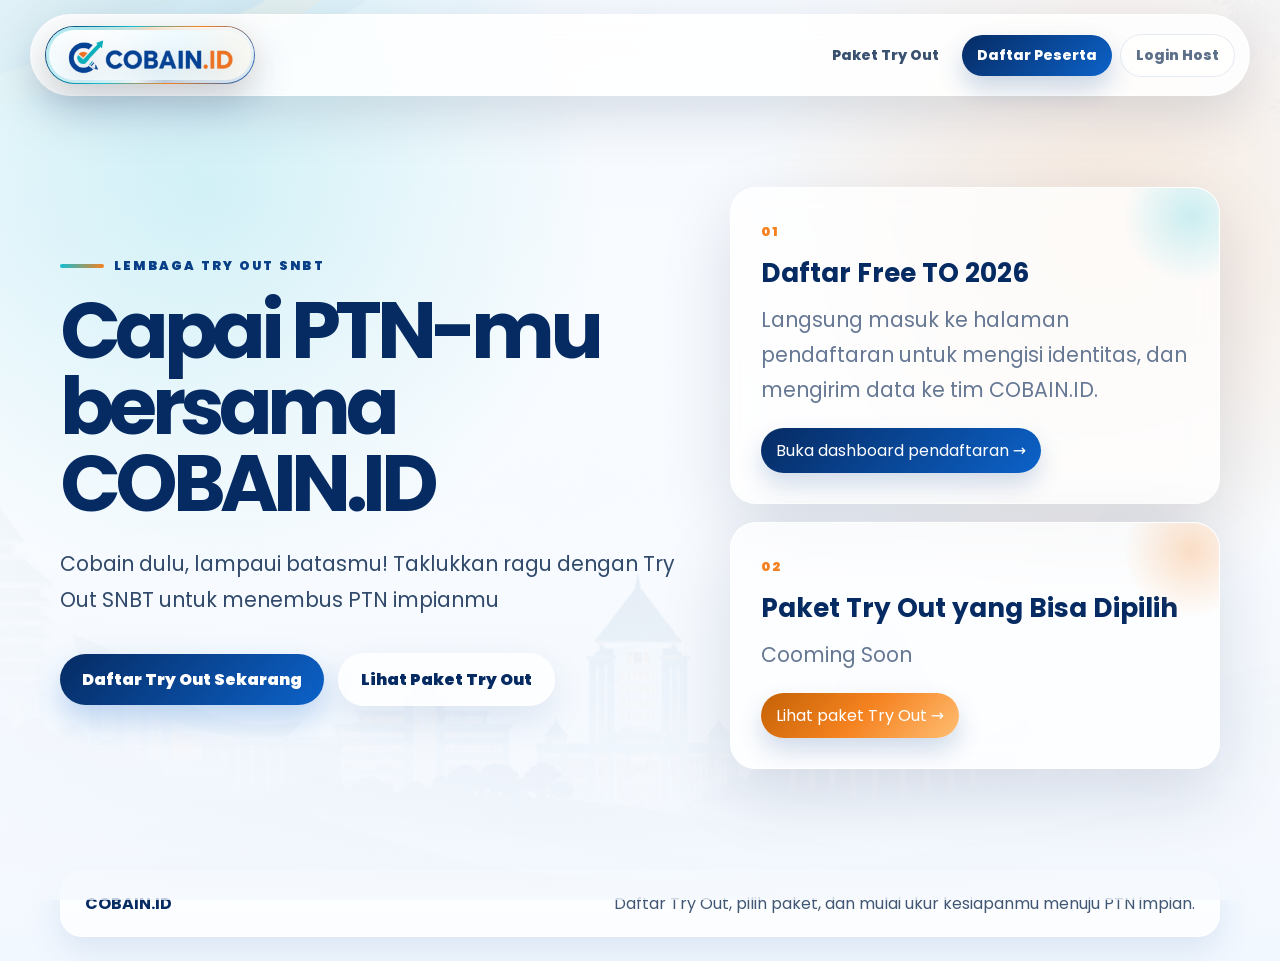
<file: index.html>
<!DOCTYPE html>
<html lang="id">
<head>
  <meta charset="UTF-8" />
  <meta name="viewport" content="width=device-width, initial-scale=1.0" />
  <meta name="description" content="COBAIN.ID - Portal Try Out SNBT untuk peserta dan host." />
  <title>COBAIN.ID | Portal Try Out SNBT</title>
  <link rel="stylesheet" href="style.css" />
</head>
<body data-page="home">
  <header class="site-header">
    <a class="brand brand-gradient" href="index.html" aria-label="COBAIN.ID">
      <img src="assets/cobain-logo.png" alt="Logo COBAIN.ID" />
    </a>
    <button class="nav-toggle" id="navToggle" aria-label="Buka menu navigasi" aria-expanded="false">
      <span></span><span></span><span></span>
    </button>
    <nav class="main-nav" id="mainNav" aria-label="Navigasi utama">
      <a href="peserta.html#paket">Paket Try Out</a>
      <a href="peserta.html#daftar" class="nav-chip-dark">Daftar Peserta</a>
      <a href="host.html" class="admin-link">Login Host</a>
    </nav>
  </header>

  <main>
    <section class="hero split-hero">
      <div class="hero-bg" aria-hidden="true"></div>
      <div class="container hero-grid">
        <div class="hero-copy reveal visible">
          <span class="eyebrow">Lembaga Try Out SNBT</span>
          <h1> Capai PTN-mu bersama COBAIN.ID</h1>
          <p>
            Cobain dulu, lampaui batasmu! Taklukkan ragu dengan Try Out SNBT untuk menembus PTN impianmu
          </p>
          <div class="hero-actions">
            <a class="btn btn-primary" href="peserta.html#daftar">Daftar Try Out Sekarang</a>
            <a class="btn btn-glass" href="peserta.html#paket">Lihat Paket Try Out</a>
          </div>
        </div>
        <div class="portal-panel reveal visible" aria-label="Pilihan portal">
          <article class="portal-card participant">
            <span>01</span>
            <h2>Daftar Free TO 2026</h2>
            <p>Langsung masuk ke halaman pendaftaran untuk mengisi identitas, dan mengirim data ke tim COBAIN.ID.</p>
            <a href="peserta.html#daftar">Buka dashboard pendaftaran →</a>
          </article>
          <article class="portal-card host">
            <span>02</span>
            <h2>Paket Try Out yang Bisa Dipilih</h2>
            <p>Cooming Soon</p>
            <a href="peserta.html#paket">Lihat paket Try Out →</a>
          </article>
        </div>
      </div>
    </section>
  </main>

  <footer class="site-footer compact-footer">
    <strong>COBAIN.ID</strong>
    <span>Daftar Try Out, pilih paket, dan mulai ukur kesiapanmu menuju PTN impian.</span>
  </footer>

  <script src="config.js"></script>
  <script src="script.js"></script>
</body>
</html>
</file>
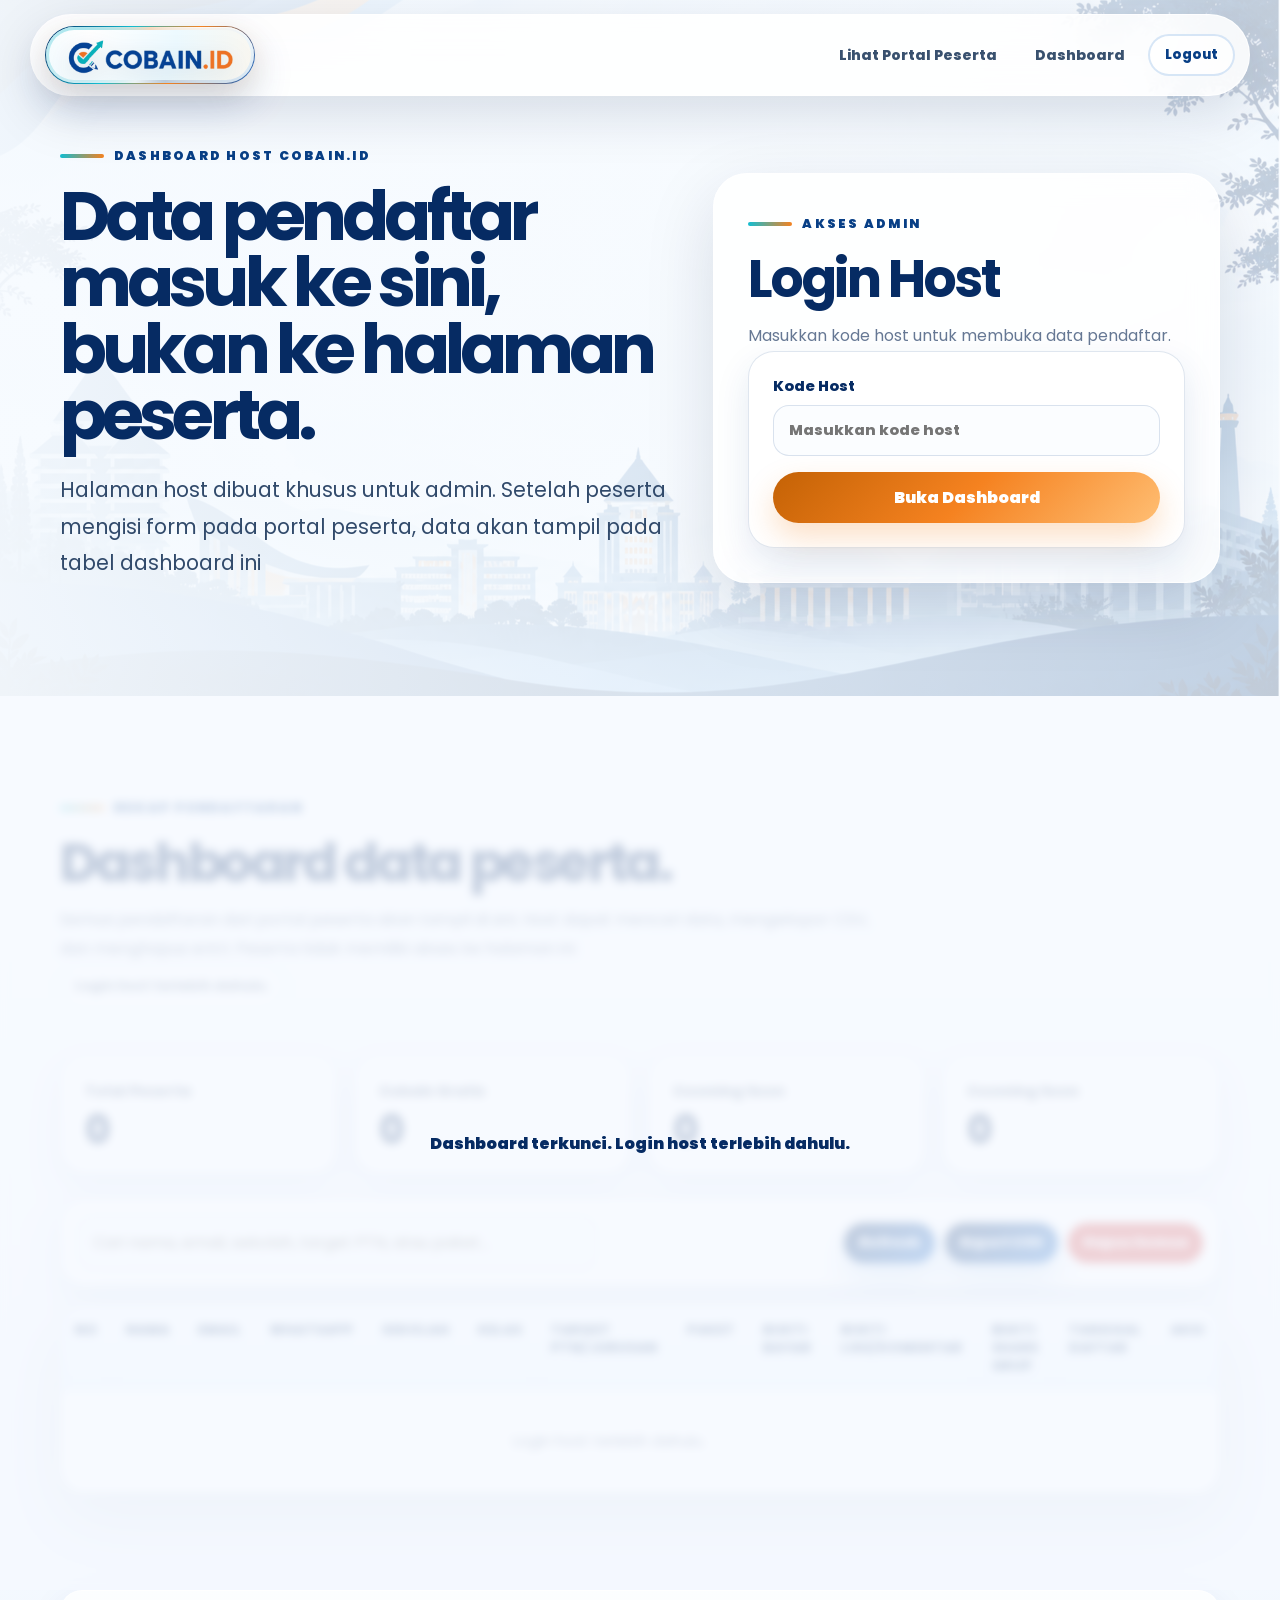
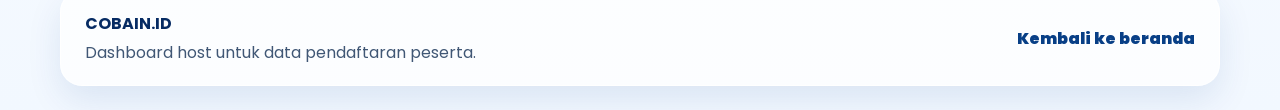
<file: host.html>
<!DOCTYPE html>
<html lang="id">
<head>
  <meta charset="UTF-8" />
  <meta name="viewport" content="width=device-width, initial-scale=1.0" />
  <meta name="description" content="Dashboard host COBAIN.ID untuk mengelola data pendaftaran peserta" />
  <title>Dashboard Host | COBAIN.ID</title>
  <link rel="stylesheet" href="style.css" />
</head>
<body data-page="host">
  <header class="site-header">
    <a class="brand brand-gradient" href="index.html" aria-label="COBAIN.ID">
      <img src="assets/cobain-logo.png" alt="Logo COBAIN.ID" />
    </a>
    <button class="nav-toggle" id="navToggle" aria-label="Buka menu navigasi" aria-expanded="false">
      <span></span><span></span><span></span>
    </button>
    <nav class="main-nav" id="mainNav" aria-label="Navigasi host">
      <a href="peserta.html">Lihat Portal Peserta</a>
      <a href="#dashboard">Dashboard</a>
      <button class="btn btn-outline small" id="hostLogoutBtn" type="button" hidden>Logout</button>
    </nav>
  </header>

  <main>
    <section class="host-cover">
      <div class="container host-grid">
        <div class="host-intro reveal visible">
          <span class="eyebrow">Dashboard Host COBAIN.ID</span>
          <h1>Data pendaftar masuk ke sini, bukan ke halaman peserta.</h1>
          <p>
            Halaman host dibuat khusus untuk admin. Setelah peserta mengisi form pada portal peserta, data akan tampil pada tabel dashboard ini
          </p>
        </div>

        <section class="host-login-card reveal visible" id="hostLoginCard">
          <span class="eyebrow">Akses Admin</span>
          <h2>Login Host</h2>
          <p>Masukkan kode host untuk membuka data pendaftar.</p>
          <form id="hostLoginForm" class="host-login-form">
            <label>
              Kode Host
              <input type="password" id="hostPassword" placeholder="Masukkan kode host" required />
            </label>
            <button class="btn btn-orange full" type="submit">Buka Dashboard</button>
          </form>
        </section>
      </div>
    </section>

    <section class="section dashboard locked" id="dashboard" aria-live="polite">
      <div class="container">
        <div class="section-heading left reveal">
          <span class="eyebrow">Rekap Pendaftaran</span>
          <h2>Dashboard data peserta.</h2>
          <p>Semua pendaftaran dari portal peserta akan tampil di sini. Host dapat mencari data, mengekspor CSV, dan menghapus entri. Peserta tidak memiliki akses ke halaman ini</p>
          <p id="syncStatus" class="sync-status info">Login host terlebih dahulu.</p>
        </div>

        <div class="stats-grid reveal">
          <div class="stat-card"><span>Total Peserta</span><strong id="totalStudents">0</strong></div>
          <div class="stat-card"><span>Cobain Gratis</span><strong id="regularCount">0</strong></div>
          <div class="stat-card"><span>Cooming Soon</span><strong id="premiumCount">0</strong></div>
          <div class="stat-card"><span>Cooming Soon</span><strong id="mandiriCount">0</strong></div>
        </div>

        <div class="table-toolbar reveal">
          <input type="search" id="searchInput" placeholder="Cari nama, email, sekolah, target PTN, atau paket..." />
          <div class="toolbar-actions">
            <button class="btn btn-primary small" id="refreshBtn" type="button">Refresh</button>
            <button class="btn btn-primary small" id="exportBtn" type="button">Export CSV</button>
            <button class="btn btn-danger small" id="clearBtn" type="button">Hapus Semua</button>
          </div>
        </div>

        <div class="table-card reveal">
          <table>
            <thead>
              <tr>
                <th>No</th>
                <th>Nama</th>
                <th>Email</th>
                <th>WhatsApp</th>
                <th>Sekolah</th>
                <th>Kelas</th>
                <th>Target PTN/Jurusan</th>
                <th>Paket</th>
               <th>Bukti Bayar</th>
               <th>Bukti Like/Komentar</th>
               <th>Bukti Share Grup</th>
               <th>Tanggal Daftar</th>
                <th>Aksi</th>
              </tr>
            </thead>
            <tbody id="studentTableBody">
              <tr><td colspan="12" class="empty-state">Login host terlebih dahulu.</td></tr>
            </tbody>
          </table>
        </div>
      </div>
    </section>
  </main>

  <footer class="site-footer">
    <div>
      <strong>COBAIN.ID</strong>
      <span>Dashboard host untuk data pendaftaran peserta.</span>
    </div>
    <a href="index.html">Kembali ke beranda</a>
  </footer>

  <div class="toast" id="toast" role="status" aria-live="polite"></div>
  <script src="config.js"></script>
  <script src="script.js"></script>
</body>
</html>
</file>
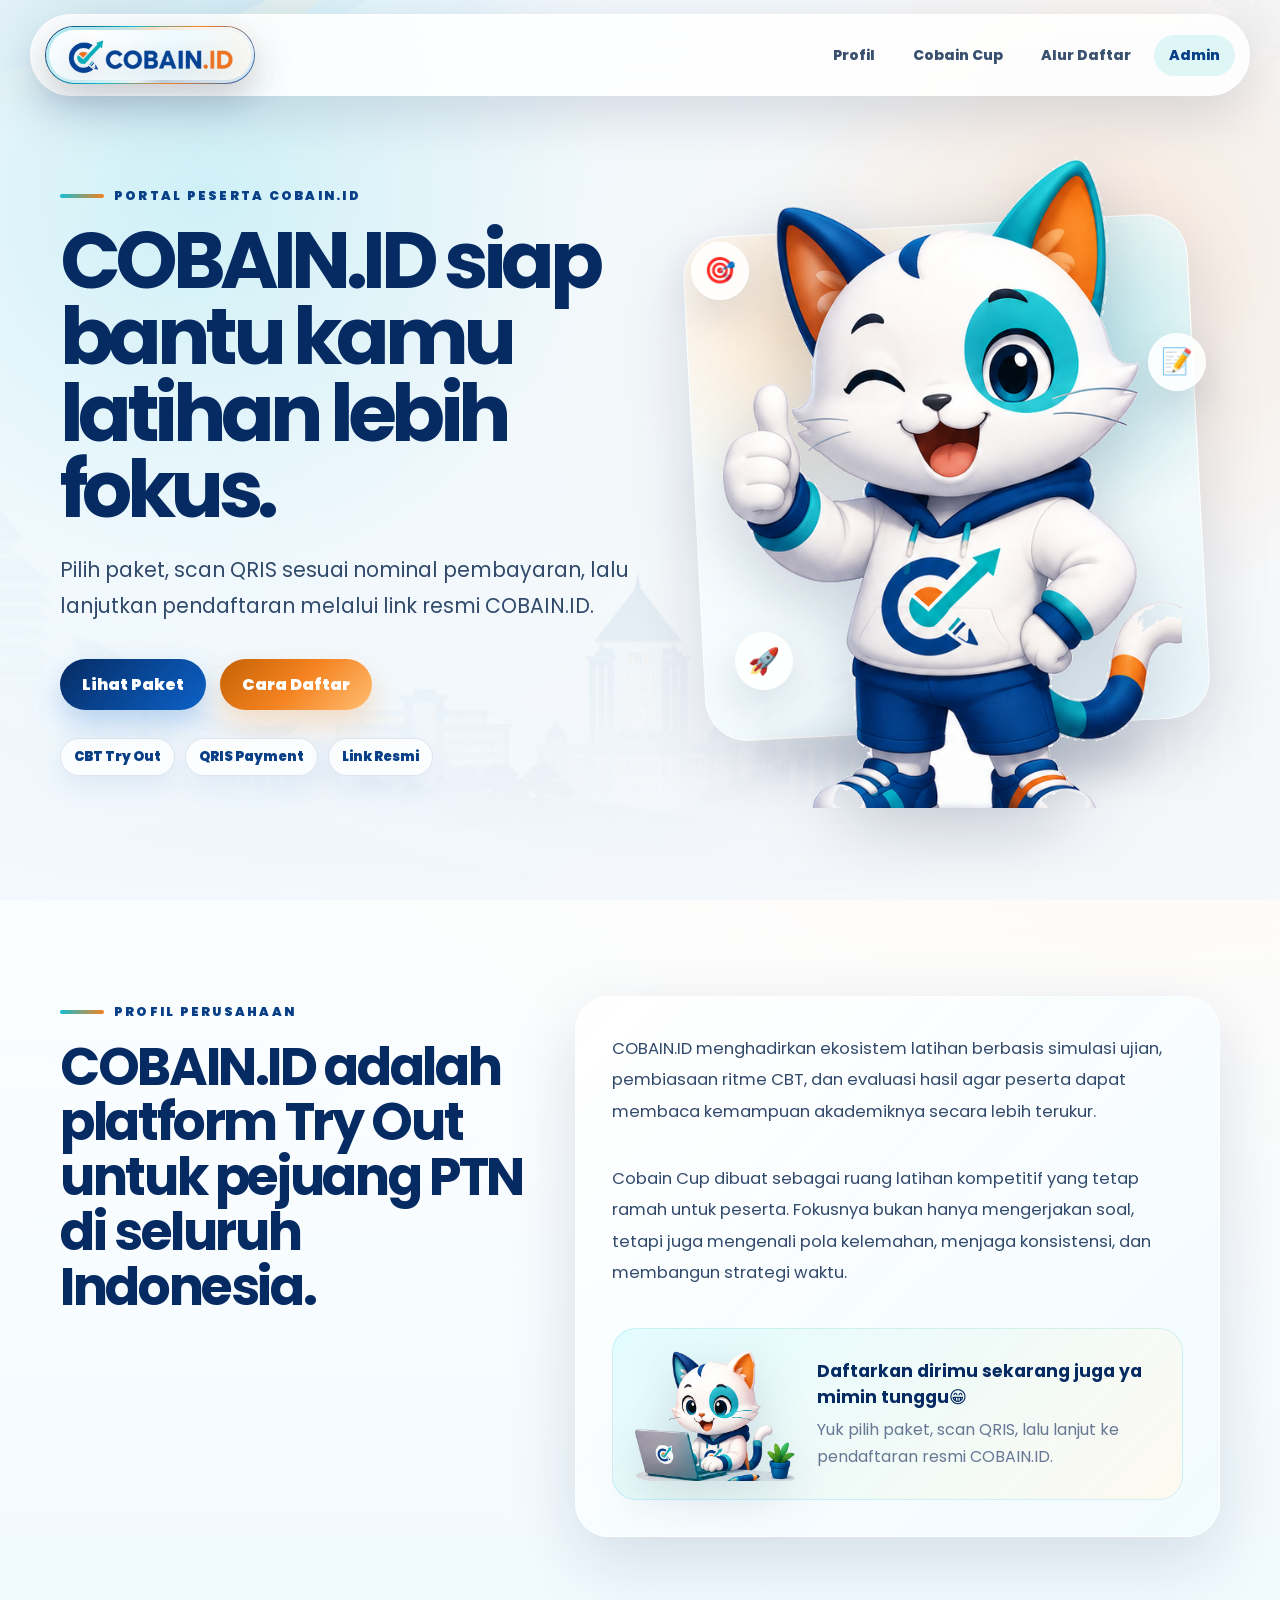
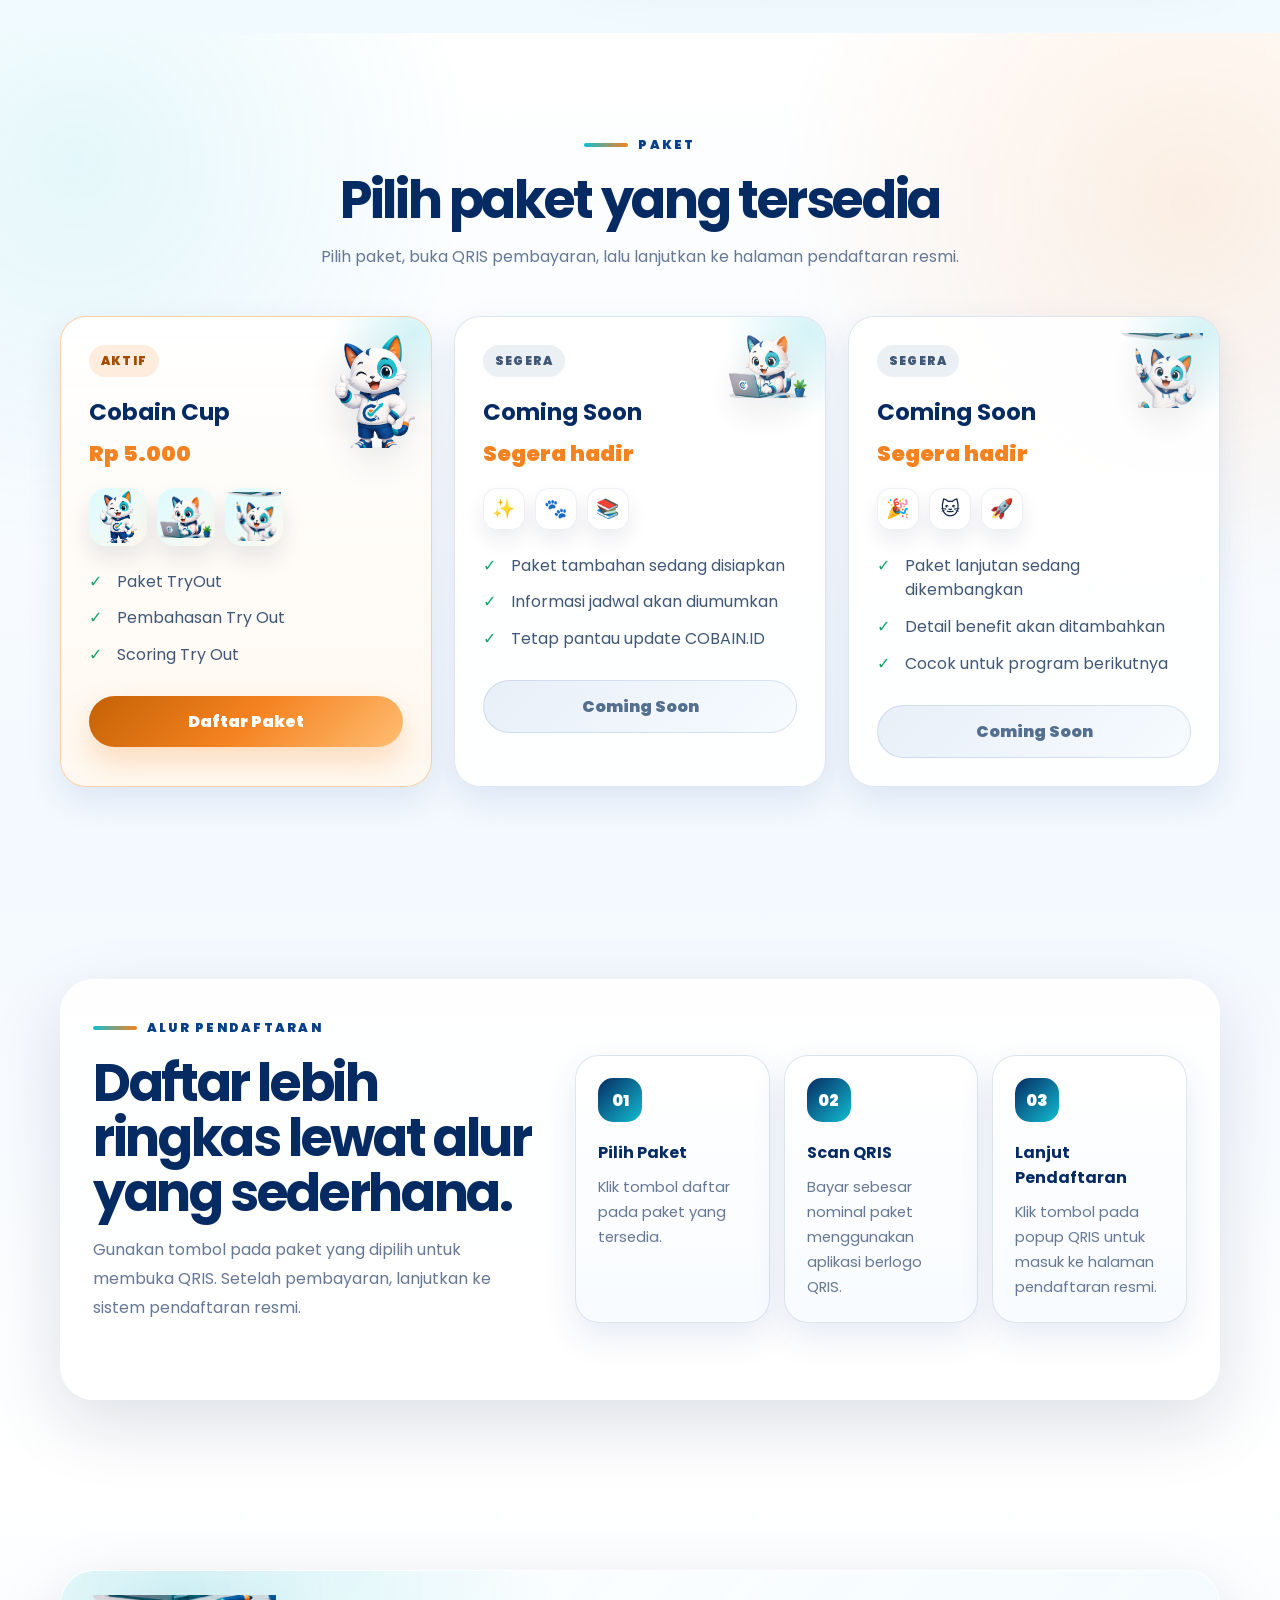
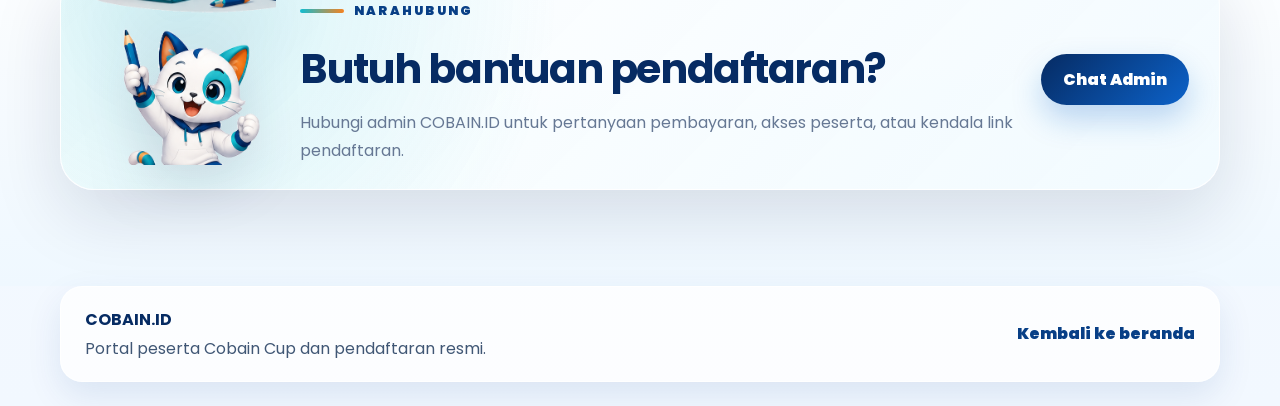
<file: peserta.html>
<!DOCTYPE html>
<html lang="id">
<head>
  <meta charset="UTF-8" />
  <meta name="viewport" content="width=device-width, initial-scale=1.0" />
  <meta name="description" content="Portal peserta COBAIN.ID untuk memilih Cobain Cup dan melakukan pendaftaran resmi." />
  <title>Portal Peserta | COBAIN.ID</title>
  <link rel="stylesheet" href="style.css" />
</head>
<body data-page="peserta">
  <header class="site-header">
    <a class="brand brand-gradient" href="index.html" aria-label="COBAIN.ID">
      <img src="assets/cobain-logo.png" alt="Logo COBAIN.ID" />
    </a>
    <button class="nav-toggle" id="navToggle" aria-label="Buka menu navigasi" aria-expanded="false">
      <span></span><span></span><span></span>
    </button>
    <nav class="main-nav" id="mainNav" aria-label="Navigasi peserta">
      <a href="#profil">Profil</a>
      <a href="#paket">Cobain Cup</a>
      <a href="#alur">Alur Daftar</a>
      <a href="#narahubung" class="nav-chip">Admin</a>
    </nav>
  </header>

  <main>
    <section class="hero peserta-hero peserta-hero-fresh">
      <div class="hero-bg" aria-hidden="true"></div>
      <div class="container peserta-hero-grid reveal visible">
        <div class="hero-copy peserta-copy">
          <span class="eyebrow">Portal Peserta COBAIN.ID</span>
          <h1>COBAIN.ID siap bantu kamu latihan lebih fokus.</h1>
          <p>
            Pilih paket, scan QRIS sesuai nominal pembayaran, lalu lanjutkan pendaftaran melalui link resmi COBAIN.ID.
          </p>
          <div class="hero-actions">
            <a class="btn btn-primary" href="#paket">Lihat Paket</a>
            <a class="btn btn-orange" href="#alur">Cara Daftar</a>
          </div>
          <div class="hero-mini-note">
            <span>CBT Try Out</span>
            <span>QRIS Payment</span>
            <span>Link Resmi</span>
          </div>
        </div>
        <div class="mascot-stage" aria-label="Maskot kucing COBAIN.ID">
          <div class="mascot-card mascot-card-main">
            <img src="assets/mascot-main.png" alt="Maskot kucing COBAIN.ID memberi semangat" />
          </div>
          <div class="floating-bubble bubble-score" aria-label="Target">🎯</div>
          <div class="floating-bubble bubble-tryout" aria-label="Tryout">📝</div>
          <div class="floating-bubble bubble-focus" aria-label="Semangat">🚀</div>
        </div>
      </div>
    </section>

    <section class="section profile-section" id="profil">
      <div class="container profile-grid profile-grid-fresh">
        <div class="section-heading left reveal">
          <span class="eyebrow">Profil Perusahaan</span>
          <h2>COBAIN.ID adalah platform Try Out untuk pejuang PTN di seluruh Indonesia.</h2>
        </div>
        <div class="profile-card reveal">
          <p>
            COBAIN.ID menghadirkan ekosistem latihan berbasis simulasi ujian, pembiasaan ritme CBT, dan evaluasi hasil agar peserta dapat membaca kemampuan akademiknya secara lebih terukur.
          </p>
          <p>
            Cobain Cup dibuat sebagai ruang latihan kompetitif yang tetap ramah untuk peserta. Fokusnya bukan hanya mengerjakan soal, tetapi juga mengenali pola kelemahan, menjaga konsistensi, dan membangun strategi waktu.
          </p>
          <div class="profile-mascot-row">
            <img src="assets/mascot-laptop.png" alt="Maskot COBAIN.ID menggunakan laptop" />
            <div>
              <strong>Daftarkan dirimu sekarang juga ya mimin tunggu😁</strong>
              <span>Yuk pilih paket, scan QRIS, lalu lanjut ke pendaftaran resmi COBAIN.ID.</span>
            </div>
          </div>
        </div>
      </div>
    </section>

    <section class="section packages-section packages-fresh" id="paket">
      <div class="container">
        <div class="section-heading reveal">
          <span class="eyebrow">Paket</span>
          <h2>Pilih paket yang tersedia</h2>
          <p>Pilih paket, buka QRIS pembayaran, lalu lanjutkan ke halaman pendaftaran resmi.</p>
        </div>

        <div class="package-grid">
          <article class="package-card package-highlight package-active reveal">
            <div class="package-mascot mascot-corner">
              <img src="assets/mascot-main.png" alt="Maskot COBAIN.ID" />
            </div>
            <div class="package-top">
              <span class="package-badge">Aktif</span>
              <h3>Cobain Cup</h3>
              <p class="package-price">Rp 5.000</p>
            </div>
            <div class="package-mascot-row" aria-label="Elemen interaktif maskot Cobain">
              <button class="mascot-chip" type="button" tabindex="-1" aria-hidden="true"><img src="assets/mascot-main.png" alt="" /></button>
              <button class="mascot-chip" type="button" tabindex="-1" aria-hidden="true"><img src="assets/mascot-laptop.png" alt="" /></button>
              <button class="mascot-chip" type="button" tabindex="-1" aria-hidden="true"><img src="assets/mascot-pencil.png" alt="" /></button>
            </div>
            <ul>
              <li>Paket TryOut</li>
              <li>Pembahasan Try Out</li>
              <li>Scoring Try Out</li>
            </ul>
            <button
              class="btn btn-orange full choose-program"
              data-program="Cobain Cup"
              data-nominal="Rp 5.000"
              data-registration-url="https://app.e-ujian.com/cobainId/pendaftaran/110"
              type="button">
              Daftar Paket
            </button>
          </article>

          <article class="package-card package-soon reveal">
            <div class="package-mascot mascot-corner mascot-soft">
              <img src="assets/mascot-laptop.png" alt="Maskot COBAIN.ID" />
            </div>
            <div class="package-top">
              <span class="package-badge">Segera</span>
              <h3>Coming Soon</h3>
              <p class="package-price">Segera hadir</p>
            </div>
            <div class="package-emoji-row" aria-hidden="true">
              <span>✨</span><span>🐾</span><span>📚</span>
            </div>
            <ul>
              <li>Paket tambahan sedang disiapkan</li>
              <li>Informasi jadwal akan diumumkan</li>
              <li>Tetap pantau update COBAIN.ID</li>
            </ul>
            <button class="btn btn-disabled full coming-soon" type="button" aria-disabled="true">Coming Soon</button>
          </article>

          <article class="package-card package-soon reveal">
            <div class="package-mascot mascot-corner mascot-soft">
              <img src="assets/mascot-pencil.png" alt="Maskot COBAIN.ID" />
            </div>
            <div class="package-top">
              <span class="package-badge">Segera</span>
              <h3>Coming Soon</h3>
              <p class="package-price">Segera hadir</p>
            </div>
            <div class="package-emoji-row" aria-hidden="true">
              <span>🎉</span><span>🐱</span><span>🚀</span>
            </div>
            <ul>
              <li>Paket lanjutan sedang dikembangkan</li>
              <li>Detail benefit akan ditambahkan</li>
              <li>Cocok untuk program berikutnya</li>
            </ul>
            <button class="btn btn-disabled full coming-soon" type="button" aria-disabled="true">Coming Soon</button>
          </article>
        </div>
      </div>
    </section>

    <section class="section steps-section" id="alur">
      <div class="container steps-shell reveal">
        <div class="section-heading left">
          <span class="eyebrow">Alur Pendaftaran</span>
          <h2>Daftar lebih ringkas lewat alur yang sederhana.</h2>
          <p>Gunakan tombol pada paket yang dipilih untuk membuka QRIS. Setelah pembayaran, lanjutkan ke sistem pendaftaran resmi.</p>
        </div>
        <div class="steps-grid">
          <div class="step-card">
            <span>01</span>
            <strong>Pilih Paket</strong>
            <p>Klik tombol daftar pada paket yang tersedia.</p>
          </div>
          <div class="step-card">
            <span>02</span>
            <strong>Scan QRIS</strong>
            <p>Bayar sebesar nominal paket menggunakan aplikasi berlogo QRIS.</p>
          </div>
          <div class="step-card">
            <span>03</span>
            <strong>Lanjut Pendaftaran</strong>
            <p>Klik tombol pada popup QRIS untuk masuk ke halaman pendaftaran resmi.</p>
          </div>
        </div>
      </div>
    </section>

    <section class="section contact-strip" id="narahubung">
      <div class="container contact-shell reveal">
        <img src="assets/mascot-pencil.png" alt="Maskot COBAIN.ID memegang pensil" />
        <div>
          <span class="eyebrow">Narahubung</span>
          <h2>Butuh bantuan pendaftaran?</h2>
          <p>Hubungi admin COBAIN.ID untuk pertanyaan pembayaran, akses peserta, atau kendala link pendaftaran.</p>
        </div>
        <a class="btn btn-primary" href="https://wa.me/6285337093061" target="_blank" rel="noopener">Chat Admin</a>
      </div>
    </section>
  </main>

  <footer class="site-footer">
    <div>
      <strong>COBAIN.ID</strong>
      <span>Portal peserta Cobain Cup dan pendaftaran resmi.</span>
    </div>
    <a href="index.html">Kembali ke beranda</a>
  </footer>

  <div class="modal qris-modal" id="qrisModal" aria-hidden="true" role="dialog" aria-labelledby="qrisTitle">
    <div class="modal-panel qris-panel">
      <button class="modal-close" id="qrisModalClose" type="button" aria-label="Tutup">×</button>
      <span class="modal-icon qris-icon">QR</span>
      <h2 id="qrisTitle">Scan QRIS Pembayaran</h2>
      <p id="qrisProgram" class="qris-program">Cobain Cup</p>
      <p id="qrisNominal" class="qris-nominal">Scan sebesar Rp 5.000.</p>
      <div class="qris-image-frame">
        <img src="assets/qris-cobain.jpeg" alt="QRIS COBAIN.ID" />
      </div>
      <a class="btn btn-orange full" id="qrisLink" href="https://app.e-ujian.com/cobainId/pendaftaran/106" target="_blank" rel="noopener">
        Lanjut ke Link Pendaftaran
      </a>
      <button class="btn btn-primary full" id="qrisModalOk" type="button">Tutup</button>
    </div>
  </div>

  <div class="toast" id="toast" role="status" aria-live="polite"></div>
  <script src="config.js"></script>
  <script src="script.js"></script>
</body>
</html>
</file>
<file: style.css>
@import url('https://fonts.googleapis.com/css2?family=Poppins:wght@300;400;500;600;700;800;900&display=swap');

:root {
  --navy-950: #041a3d;
  --navy-900: #062b63;
  --blue-800: #083f86;
  --blue-600: #0c62c9;
  --cyan-500: #12bdd2;
  --cyan-soft: #d9fbff;
  --orange-500: #f58220;
  --orange-300: #ffbe73;
  --cream: #fff8ef;
  --white: #ffffff;
  --bg: #f5f9ff;
  --ink: #0d2446;
  --muted: #667894;
  --line: rgba(8, 63, 134, 0.13);
  --green: #12a46a;
  --red: #d94646;
  --shadow: 0 24px 70px rgba(4, 26, 61, 0.13);
  --shadow-small: 0 14px 35px rgba(8, 63, 134, 0.10);
  --container: min(1160px, calc(100% - 40px));
  --radius-xl: 34px;
  --radius-lg: 26px;
  --radius-md: 18px;
  --transition: 230ms ease;
}

* { box-sizing: border-box; }
html { scroll-behavior: smooth; }
body {
  margin: 0;
  font-family: "Poppins", system-ui, -apple-system, BlinkMacSystemFont, "Segoe UI", sans-serif;
  color: var(--ink);
  background:
    radial-gradient(circle at 8% 8%, rgba(18, 189, 210, 0.16), transparent 27%),
    radial-gradient(circle at 90% 12%, rgba(245, 130, 32, 0.14), transparent 28%),
    linear-gradient(180deg, #f7fbff 0%, #ffffff 42%, #f2f8ff 100%);
  overflow-x: hidden;
}

body::selection { color: white; background: var(--blue-600); }
a { color: inherit; text-decoration: none; }
img { display: block; max-width: 100%; }
button, input, select, textarea { font: inherit; }
button { cursor: pointer; }
.container { width: var(--container); margin: 0 auto; }

.site-header {
  width: min(1220px, calc(100% - 28px));
  position: fixed;
  top: 14px;
  left: 50%;
  transform: translateX(-50%);
  z-index: 1000;
  display: flex;
  align-items: center;
  justify-content: space-between;
  gap: 16px;
  padding: 11px 14px;
  border: 1px solid rgba(255, 255, 255, 0.8);
  border-radius: 999px;
  background: rgba(255, 255, 255, 0.86);
  backdrop-filter: blur(18px);
  box-shadow: 0 18px 54px rgba(4, 26, 61, 0.13);
}

.brand {
  min-width: 184px;
  height: 58px;
  display: inline-flex;
  align-items: center;
  justify-content: center;
  padding: 8px 17px;
  position: relative;
  isolation: isolate;
  overflow: hidden;
}

.brand-gradient {
  border-radius: 999px;
  border: 1.5px solid transparent;
  background:
    linear-gradient(135deg, rgba(255,255,255,0.98), rgba(239,250,255,0.96)) padding-box,
    linear-gradient(120deg, var(--navy-900) 0%, var(--cyan-500) 36%, var(--orange-500) 64%, var(--blue-600) 100%) border-box;
  box-shadow:
    0 18px 42px rgba(8, 63, 134, 0.20),
    0 8px 24px rgba(245, 130, 32, 0.13),
    inset 0 1px 0 rgba(255,255,255,0.85);
}

.brand-gradient::before {
  content: "";
  position: absolute;
  inset: -80% -30%;
  z-index: -2;
  background:
    conic-gradient(from 210deg, transparent 0deg, rgba(18,189,210,0.34) 80deg, rgba(245,130,32,0.28) 150deg, transparent 230deg, rgba(8,63,134,0.22) 300deg, transparent 360deg);
  animation: logoRotate 9s linear infinite;
}

.brand-gradient::after {
  content: "";
  position: absolute;
  inset: 3px;
  z-index: -1;
  border-radius: inherit;
  background: radial-gradient(circle at 20% 10%, #ffffff 0%, #edfaff 52%, #fff6ea 120%);
}

.brand img {
  width: 174px;
  filter: drop-shadow(0 7px 13px rgba(4, 26, 61, 0.16));
}

@keyframes logoRotate { to { transform: rotate(360deg); } }

.main-nav { display: flex; align-items: center; gap: 8px; }
.main-nav a,
.main-nav button {
  border: 0;
  border-radius: 999px;
  padding: 10px 15px;
  background: transparent;
  color: #39516f;
  font-weight: 800;
  font-size: 0.88rem;
  transition: var(--transition);
}
.main-nav a:hover,
.main-nav button:hover { color: var(--blue-800); background: rgba(12,98,201,0.08); transform: translateY(-1px); }
.nav-chip { color: var(--blue-800) !important; background: rgba(18,189,210,0.13) !important; }
.nav-chip-dark { color: white !important; background: linear-gradient(135deg, var(--navy-900), var(--blue-600)) !important; box-shadow: 0 12px 26px rgba(8,63,134,0.22); }
.admin-link {
  color: rgba(57, 81, 111, 0.82) !important;
  background: rgba(255,255,255,0.58) !important;
  border: 1px solid rgba(8,63,134,0.10) !important;
}
.admin-link:hover {
  color: var(--blue-800) !important;
  background: rgba(12,98,201,0.08) !important;
}

.nav-toggle { display: none; width: 48px; height: 48px; border: 0; border-radius: 50%; background: linear-gradient(135deg, var(--navy-900), var(--blue-600)); }
.nav-toggle span { display: block; width: 20px; height: 2px; background: white; margin: 4px auto; border-radius: 999px; }

.btn {
  display: inline-flex;
  align-items: center;
  justify-content: center;
  min-height: 48px;
  padding: 13px 22px;
  border: 0;
  border-radius: 999px;
  font-weight: 900;
  transition: transform var(--transition), filter var(--transition), box-shadow var(--transition);
}
.btn:hover { transform: translateY(-2px); filter: saturate(1.07); }
.btn-primary { color: white; background: linear-gradient(135deg, var(--navy-900), var(--blue-600)); box-shadow: 0 14px 30px rgba(12, 98, 201, 0.25); }
.btn-orange { color: white; background: linear-gradient(135deg, #c46205, var(--orange-500), var(--orange-300)); box-shadow: 0 14px 30px rgba(245, 130, 32, 0.25); }
.btn-glass { color: var(--navy-900); background: rgba(255,255,255,0.76); border: 1px solid rgba(255,255,255,0.9); box-shadow: var(--shadow-small); }
.btn-outline { color: var(--blue-800) !important; background: rgba(255,255,255,0.78) !important; border: 2px solid rgba(12,98,201,0.16) !important; }
.btn-danger { color: white; background: var(--red); }
.btn.small { min-height: 40px; padding: 9px 15px; font-size: 0.84rem; }
.btn.full { width: 100%; }

.hero, .host-cover {
  position: relative;
  min-height: 100vh;
  display: flex;
  align-items: center;
  padding: 138px 0 82px;
  isolation: isolate;
  overflow: hidden;
}
.hero-bg {
  position: absolute;
  inset: 0;
  z-index: -2;
  background:
    linear-gradient(90deg, rgba(247,251,255,0.97) 0%, rgba(247,251,255,0.86) 42%, rgba(247,251,255,0.98) 100%),
    url('assets/bc.png') center/cover no-repeat;
  opacity: 0.78;
}
.hero-bg::after {
  content: "";
  position: absolute;
  inset: 0;
  z-index: -1;
  background:
    radial-gradient(circle at 16% 21%, rgba(18,189,210,0.18), transparent 31%),
    radial-gradient(circle at 86% 28%, rgba(245,130,32,0.16), transparent 28%),
    linear-gradient(180deg, transparent 55%, rgba(245,249,255,0.98) 100%);
}
.split-hero .hero-grid {
  display: grid;
  grid-template-columns: 1.12fr 0.88fr;
  gap: 46px;
  align-items: center;
}
.hero-stack { max-width: 980px; text-align: center; }
.hero-copy { max-width: 760px; }
.eyebrow {
  display: inline-flex;
  align-items: center;
  gap: 10px;
  margin-bottom: 18px;
  color: var(--blue-800);
  font-size: 0.78rem;
  font-weight: 900;
  letter-spacing: 0.18em;
  text-transform: uppercase;
}
.eyebrow::before {
  content: "";
  width: 44px;
  height: 4px;
  border-radius: 999px;
  background: linear-gradient(90deg, var(--cyan-500), var(--orange-500));
}
h1 {
  margin: 0 0 24px;
  font-size: clamp(2.6rem, 6.2vw, 5.85rem);
  line-height: 0.96;
  letter-spacing: -0.07em;
  color: var(--navy-900);
}
.peserta-hero h1 { max-width: 1000px; margin-inline: auto; }
.host-intro h1 { font-size: clamp(2.5rem, 5.4vw, 5.2rem); }
.hero p, .host-intro p {
  margin: 0 0 34px;
  max-width: 760px;
  color: #314a6b;
  font-size: clamp(1.02rem, 1.6vw, 1.28rem);
  line-height: 1.78;
}
.hero-stack p { margin-inline: auto; }
.hero-actions { display: flex; flex-wrap: wrap; gap: 14px; align-items: center; }
.hero-stack .hero-actions { justify-content: center; }

.portal-panel {
  display: grid;
  gap: 18px;
}
.portal-card {
  position: relative;
  padding: 30px;
  border: 1px solid rgba(255,255,255,0.82);
  border-radius: var(--radius-lg);
  background: rgba(255,255,255,0.76);
  backdrop-filter: blur(14px);
  box-shadow: var(--shadow);
  overflow: hidden;
}
.portal-card::after {
  content: "";
  position: absolute;
  width: 140px;
  height: 140px;
  right: -42px;
  top: -42px;
  border-radius: 50%;
  background: radial-gradient(circle, rgba(18,189,210,0.22), transparent 68%);
}
.portal-card.host::after { background: radial-gradient(circle, rgba(245,130,32,0.25), transparent 68%); }
.portal-card span { color: var(--orange-500); font-size: 0.8rem; font-weight: 900; letter-spacing: 0.18em; }
.portal-card h2 { margin: 10px 0 10px; font-size: 1.65rem; color: var(--navy-900); }
.portal-card p { margin: 0 0 20px; color: var(--muted); line-height: 1.7; }
.portal-card a {
  display: inline-flex;
  align-items: center;
  justify-content: center;
  min-height: 42px;
  padding: 10px 15px;
  border-radius: 999px;
  color: white;
  background: linear-gradient(135deg, var(--navy-900), var(--blue-600));
  box-shadow: 0 12px 24px rgba(8,63,134,0.18);
}
.portal-card.host a {
  background: linear-gradient(135deg, #c46205, var(--orange-500), var(--orange-300));
}

.section { padding: 96px 0; }
.section-heading { max-width: 840px; margin: 0 auto 44px; text-align: center; }
.section-heading.left { margin-left: 0; text-align: left; }
.section-heading h2, .form-copy h2, .host-login-card h2 {
  margin: 0 0 16px;
  color: var(--navy-900);
  font-size: clamp(2rem, 4.1vw, 3.45rem);
  line-height: 1.05;
  letter-spacing: -0.045em;
}
.section-heading p, .form-copy p, .host-login-card p { color: var(--muted); line-height: 1.8; margin: 0; }

.profile-section { background: linear-gradient(180deg, rgba(255,255,255,0.7), rgba(232,247,255,0.62)); }
.profile-grid {
  display: grid;
  grid-template-columns: 0.85fr 1.15fr;
  gap: 38px;
  align-items: start;
}
.profile-card {
  padding: 36px;
  border: 1px solid rgba(255,255,255,0.86);
  border-radius: var(--radius-xl);
  background: linear-gradient(135deg, rgba(255,255,255,0.9), rgba(241,250,255,0.86));
  box-shadow: var(--shadow);
}
.profile-card p { margin: 0 0 18px; color: #314a6b; line-height: 1.9; font-size: 1.03rem; }
.profile-card p:last-child { margin-bottom: 0; }

.package-grid {
  display: grid;
  grid-template-columns: repeat(3, 1fr);
  gap: 22px;
}
.package-grid {
  position: relative;
}

.package-mascot {
  position: absolute;
  z-index: 0;
  pointer-events: none;
}

.package-mascot img {
  width: 120px;
  filter: drop-shadow(0 14px 20px rgba(4, 26, 61, 0.12));
  animation: mascotFloat 5.2s ease-in-out infinite;
}

.package-mascot-left {
  left: -34px;
  top: -48px;
}

.package-mascot-right {
  right: -18px;
  bottom: -28px;
}

.package-grid > .package-card {
  position: relative;
  z-index: 1;
}

.package-card .package-mascot {
  position: absolute;
  z-index: 1;
}

.package-card .package-mascot img {
  display: block;
}

.mascot-corner {
  top: 12px;
  right: 12px;
}

.mascot-corner img {
  width: 84px;
}

.mascot-side {
  right: 10px;
  bottom: 78px;
}

.mascot-side img {
  width: 78px;
}

.mascot-soft {
  opacity: 0.92;
}

.package-mascot-row {
  display: flex;
  align-items: center;
  gap: 10px;
  margin: 16px 0 10px;
}

.mascot-chip {
  width: 54px;
  height: 54px;
  display: inline-flex;
  align-items: center;
  justify-content: center;
  padding: 0;
  border: 1px solid rgba(18,189,210,0.14);
  border-radius: 16px;
  background: linear-gradient(135deg, rgba(255,255,255,0.95), rgba(240,249,255,0.88));
  box-shadow: var(--shadow-small);
  transition: transform var(--transition);
}

.mascot-chip img {
  width: 42px;
  height: 42px;
  object-fit: contain;
}

.mascot-chip:hover {
  transform: translateY(-4px) scale(1.03);
}

.package-emoji-row {
  display: flex;
  gap: 10px;
  margin: 16px 0 10px;
  font-size: 1.25rem;
}

.package-emoji-row span {
  width: 42px;
  height: 42px;
  display: inline-flex;
  align-items: center;
  justify-content: center;
  border-radius: 14px;
  background: rgba(255,255,255,0.78);
  box-shadow: var(--shadow-small);
}
.package-card {
  position: relative;
  padding: 28px;
  border: 1px solid var(--line);
  border-radius: var(--radius-lg);
  background: rgba(255,255,255,0.9);
  box-shadow: var(--shadow-small);
  transition: transform var(--transition), box-shadow var(--transition), border-color var(--transition);
  overflow: hidden;
}
.package-card::before {
  content: "";
  position: absolute;
  width: 170px;
  height: 170px;
  right: -70px;
  top: -70px;
  border-radius: 50%;
  background: radial-gradient(circle, rgba(18,189,210,0.18), transparent 70%);
}
.package-highlight {
  border-color: rgba(245,130,32,0.35);
  background: linear-gradient(180deg, #ffffff, #fff8ef);
  transform: translateY(-10px);
}
.package-card:hover { transform: translateY(-8px); box-shadow: var(--shadow); border-color: rgba(12,98,201,0.25); }
.package-highlight:hover { transform: translateY(-14px); }
.package-badge {
  display: inline-flex;
  padding: 7px 12px;
  border-radius: 999px;
  background: rgba(18,189,210,0.12);
  color: var(--blue-800);
  font-size: 0.76rem;
  font-weight: 900;
  text-transform: uppercase;
  letter-spacing: 0.1em;
}
.package-highlight .package-badge { background: rgba(245,130,32,0.14); color: #a34d00; }
.package-card h3 { margin: 18px 0 8px; font-size: 1.45rem; color: var(--navy-900); }
.package-price { margin: 0; color: var(--orange-500); font-weight: 900; font-size: 1.35rem; }
.package-card ul { list-style: none; margin: 24px 0 28px; padding: 0; display: grid; gap: 12px; }
.package-card li { color: #405775; line-height: 1.55; position: relative; padding-left: 28px; }
.package-card li::before { content: "✓"; position: absolute; left: 0; top: 0; color: var(--green); font-weight: 900; }

.package-mascot {
  position: absolute;
  z-index: 1;
  pointer-events: none;
}

.mascot-corner {
  top: 12px;
  right: 10px;
  width: 92px;
  opacity: 0.95;
}

.mascot-side {
  right: 10px;
  bottom: 84px;
  width: 84px;
  opacity: 0.85;
}

.package-mascot img {
  width: 100%;
  display: block;
  filter: drop-shadow(0 12px 20px rgba(4, 26, 61, 0.12));
}

.package-mascot-row,
.package-emoji-row {
  display: flex;
  align-items: center;
  gap: 10px;
  margin: 18px 0 6px;
  position: relative;
  z-index: 2;
}

.package-mascot-row {
  flex-wrap: wrap;
}

.mascot-chip {
  width: 58px;
  height: 58px;
  border: 0;
  border-radius: 18px;
  background: linear-gradient(135deg, rgba(217,251,255,0.95), rgba(255,248,239,0.95));
  box-shadow: 0 12px 24px rgba(4, 26, 61, 0.10);
  display: inline-flex;
  align-items: center;
  justify-content: center;
  transition: transform var(--transition), box-shadow var(--transition);
  cursor: default;
}

.mascot-chip:hover {
  transform: translateY(-4px) rotate(-3deg);
  box-shadow: 0 18px 30px rgba(4, 26, 61, 0.14);
}

.mascot-chip img {
  width: 92%;
  height: 92%;
  object-fit: contain;
}

.package-emoji-row span {
  width: 42px;
  height: 42px;
  border-radius: 14px;
  display: inline-flex;
  align-items: center;
  justify-content: center;
  background: rgba(255,255,255,0.82);
  border: 1px solid rgba(8,63,134,0.08);
  box-shadow: 0 10px 20px rgba(4,26,61,0.08);
  font-size: 1.18rem;
  transition: transform var(--transition);
}

.package-emoji-row span:hover {
  transform: translateY(-4px) scale(1.06);
}

.mascot-soft img {
  opacity: 0.9;
}

.registration-section { background: linear-gradient(180deg, rgba(244,249,255,0.84), #ffffff); }
.form-shell {
  display: grid;
  grid-template-columns: 0.85fr 1.15fr;
  gap: 28px;
  align-items: start;
  padding: 28px;
  border: 1px solid rgba(255,255,255,0.86);
  border-radius: var(--radius-xl);
  background: rgba(255,255,255,0.76);
  backdrop-filter: blur(12px);
  box-shadow: var(--shadow);
}
.form-copy { padding: 24px; }
.secure-note {
  margin-top: 24px;
  padding: 18px;
  border-radius: var(--radius-md);
  color: #15365d;
  background: linear-gradient(135deg, rgba(18,189,210,0.13), rgba(245,130,32,0.10));
  line-height: 1.7;
}
.student-form, .host-login-form {
  display: grid;
  gap: 16px;
  padding: 24px;
  border-radius: var(--radius-lg);
  background: white;
  border: 1px solid var(--line);
  box-shadow: var(--shadow-small);
}
.form-row.two { display: grid; grid-template-columns: 1fr 1fr; gap: 14px; }
label { display: grid; gap: 8px; color: var(--navy-900); font-weight: 800; font-size: 0.92rem; }
input, select, textarea {
  width: 100%;
  border: 1.5px solid rgba(8,63,134,0.14);
  border-radius: 16px;
  padding: 14px 15px;
  color: var(--ink);
  background: #fbfdff;
  outline: none;
  transition: var(--transition);
}
textarea { resize: vertical; min-height: 112px; }
input:focus, select:focus, textarea:focus {
  border-color: var(--cyan-500);
  box-shadow: 0 0 0 5px rgba(18,189,210,0.13);
  background: white;
}
.form-note { margin: 0; color: var(--muted); line-height: 1.6; font-size: 0.9rem; }

.host-cover { min-height: auto; padding: 140px 0 80px; }
.host-cover::before {
  content: "";
  position: absolute;
  inset: 0;
  z-index: -2;
  background:
    linear-gradient(90deg, rgba(247,251,255,0.97), rgba(247,251,255,0.78)),
    url('assets/bc.png') center/cover no-repeat;
}
.host-grid {
  display: grid;
  grid-template-columns: 1.1fr 0.9fr;
  gap: 34px;
  align-items: center;
}
.host-login-card {
  padding: 34px;
  border-radius: var(--radius-xl);
  background: rgba(255,255,255,0.84);
  border: 1px solid rgba(255,255,255,0.9);
  box-shadow: var(--shadow);
  backdrop-filter: blur(14px);
}
.host-login-card small { display: block; margin-top: 16px; color: var(--muted); }
.dashboard.locked {
  position: relative;
  pointer-events: none;
  user-select: none;
}
.dashboard.locked::after {
  content: "Dashboard terkunci. Login host terlebih dahulu.";
  position: absolute;
  inset: 0;
  display: grid;
  place-items: center;
  padding: 30px;
  z-index: 10;
  color: var(--navy-900);
  font-weight: 900;
  text-align: center;
  background: rgba(245, 249, 255, 0.78);
  backdrop-filter: blur(5px);
}
.stats-grid {
  display: grid;
  grid-template-columns: repeat(4, 1fr);
  gap: 16px;
  margin-bottom: 24px;
}
.stat-card {
  padding: 24px;
  border-radius: var(--radius-lg);
  border: 1px solid var(--line);
  background: white;
  box-shadow: var(--shadow-small);
}
.stat-card span { color: var(--muted); font-weight: 800; font-size: 0.86rem; }
.stat-card strong { display: block; margin-top: 8px; color: var(--navy-900); font-size: 2.4rem; line-height: 1; }
.table-toolbar {
  display: flex;
  align-items: center;
  justify-content: space-between;
  gap: 14px;
  padding: 16px;
  margin-bottom: 18px;
  border-radius: var(--radius-lg);
  background: white;
  border: 1px solid var(--line);
  box-shadow: var(--shadow-small);
}
.table-toolbar input { max-width: 520px; }
.toolbar-actions { display: flex; flex-wrap: wrap; gap: 10px; justify-content: flex-end; }
.table-card {
  overflow: auto;
  border-radius: var(--radius-lg);
  border: 1px solid var(--line);
  background: white;
  box-shadow: var(--shadow);
}
table { width: 100%; min-width: 1040px; border-collapse: collapse; }
th, td { padding: 15px 14px; border-bottom: 1px solid rgba(8,63,134,0.09); text-align: left; vertical-align: top; }
th { background: linear-gradient(180deg, #f7fbff, #edf7ff); color: var(--navy-900); font-size: 0.78rem; text-transform: uppercase; letter-spacing: 0.08em; }
td { color: #364f70; font-size: 0.92rem; }
td small { color: var(--muted); }
.empty-state { text-align: center; color: var(--muted); padding: 40px; }
.action-btn {
  border: 0;
  border-radius: 999px;
  padding: 8px 12px;
  color: white;
  background: var(--red);
  font-weight: 800;
}

.site-footer {
  width: var(--container);
  margin: 0 auto 24px;
  padding: 20px 24px;
  display: flex;
  justify-content: space-between;
  gap: 18px;
  align-items: center;
  color: #405775;
  border: 1px solid rgba(255,255,255,0.8);
  border-radius: 22px;
  background: rgba(255,255,255,0.72);
  box-shadow: var(--shadow-small);
}
.site-footer div { display: grid; gap: 4px; }
.site-footer strong { color: var(--navy-900); }
.site-footer a { color: var(--blue-800); font-weight: 900; }
.compact-footer { margin-top: -30px; }

.toast {
  position: fixed;
  left: 50%;
  bottom: 24px;
  transform: translate(-50%, 18px);
  z-index: 3000;
  max-width: min(480px, calc(100% - 32px));
  padding: 14px 18px;
  border-radius: 999px;
  color: white;
  background: linear-gradient(135deg, var(--navy-900), var(--blue-600));
  box-shadow: var(--shadow);
  opacity: 0;
  pointer-events: none;
  transition: var(--transition);
  text-align: center;
  font-weight: 800;
}
.toast.show { opacity: 1; transform: translate(-50%, 0); }
.modal {
  position: fixed;
  inset: 0;
  z-index: 2500;
  display: none;
  place-items: center;
  padding: 20px;
  background: rgba(4, 26, 61, 0.54);
  backdrop-filter: blur(8px);
}
.modal.show { display: grid; }
.modal-panel {
  width: min(480px, 100%);
  position: relative;
  padding: 34px;
  border-radius: var(--radius-xl);
  background: white;
  box-shadow: var(--shadow);
  text-align: center;
}
.modal-close {
  position: absolute;
  top: 14px;
  right: 14px;
  width: 38px;
  height: 38px;
  border: 0;
  border-radius: 50%;
  color: var(--navy-900);
  background: rgba(8,63,134,0.08);
  font-size: 1.4rem;
}
.modal-icon {
  width: 64px;
  height: 64px;
  display: grid;
  place-items: center;
  margin: 0 auto 16px;
  border-radius: 50%;
  color: white;
  background: linear-gradient(135deg, var(--green), var(--cyan-500));
  font-size: 2rem;
  font-weight: 900;
}
.modal-panel h2 { color: var(--navy-900); margin: 0 0 12px; }
.modal-panel p { color: var(--muted); line-height: 1.75; margin: 0 0 24px; }

.reveal { opacity: 0; transform: translateY(22px); transition: 700ms ease; }
.reveal.visible { opacity: 1; transform: translateY(0); }

@media (max-width: 980px) {
  .split-hero .hero-grid, .profile-grid, .form-shell, .host-grid { grid-template-columns: 1fr; }
  .package-grid, .stats-grid { grid-template-columns: repeat(2, 1fr); }
  .package-highlight { transform: none; }
  .hero-copy, .hero-copy p { max-width: none; }
}

@media (max-width: 760px) {
  :root { --container: min(100% - 28px, 1160px); }
  .site-header { top: 10px; width: calc(100% - 18px); border-radius: 24px; align-items: flex-start; }
  .brand { min-width: 158px; height: 54px; padding: 8px 14px; }
  .brand img { width: 150px; }
  .nav-toggle { display: block; flex: 0 0 auto; }
  .main-nav {
    position: absolute;
    right: 8px;
    top: 72px;
    width: min(290px, calc(100vw - 26px));
    flex-direction: column;
    align-items: stretch;
    padding: 14px;
    border-radius: 24px;
    background: rgba(255,255,255,0.96);
    border: 1px solid rgba(255,255,255,0.9);
    box-shadow: var(--shadow);
    display: none;
  }
  .main-nav.open { display: flex; }
  .main-nav a, .main-nav button { text-align: left; width: 100%; }
  .hero, .host-cover { padding: 126px 0 68px; min-height: auto; }
  h1 { font-size: clamp(2.35rem, 14vw, 4rem); line-height: 0.98; }
  .hero-actions { align-items: stretch; }
  .hero-actions .btn { width: 100%; }
  .section { padding: 68px 0; }
  .profile-card, .form-shell, .host-login-card { padding: 22px; border-radius: 24px; }
  .form-copy, .student-form, .host-login-form { padding: 18px; }
  .form-row.two, .package-grid, .stats-grid { grid-template-columns: 1fr; }
  .table-toolbar { flex-direction: column; align-items: stretch; }
  .table-toolbar input { max-width: none; }
  .toolbar-actions { justify-content: stretch; }
  .toolbar-actions .btn { flex: 1; }
  .site-footer { flex-direction: column; align-items: flex-start; }
}

/* Google Sheets sync status */
.sync-status {
  display: inline-flex;
  width: fit-content;
  align-items: center;
  gap: 8px;
  margin-top: 12px;
  padding: 10px 14px;
  border-radius: 999px;
  font-size: 13px;
  font-weight: 700;
  border: 1px solid rgba(8, 63, 134, 0.12);
  background: rgba(255, 255, 255, 0.72);
  color: var(--muted);
}
.sync-status.ok {
  color: #0d7d55;
  background: rgba(18, 164, 106, 0.10);
  border-color: rgba(18, 164, 106, 0.20);
}
.sync-status.warn {
  color: #a65f00;
  background: rgba(245, 130, 32, 0.12);
  border-color: rgba(245, 130, 32, 0.24);
}
.sync-status.error {
  color: var(--red);
  background: rgba(217, 70, 70, 0.10);
  border-color: rgba(217, 70, 70, 0.22);
}
code {
  padding: 2px 6px;
  border-radius: 8px;
  background: rgba(8, 63, 134, 0.08);
  color: var(--blue-800);
  font-weight: 700;
}
.admin-contact strong,
.admin-contact a,
.admin-contact span {
  display: block;
}

.admin-contact a {
  margin-top: 6px;
  color: inherit;
  text-decoration: none;
  font-weight: 500;
}

.admin-contact span {
  margin-top: 2px;
}
/* ===== FIX TAMPILAN FORM PENDAFTARAN ===== */

.registration-section {
  padding: 80px 24px;
}

.registration-section .form-shell {
  max-width: 1180px;
  margin: 0 auto;
  padding: 34px;
  border-radius: 30px;
  background: rgba(255, 255, 255, 0.92);
  border: 1px solid rgba(10, 57, 112, 0.12);
  box-shadow: 0 24px 70px rgba(6, 31, 69, 0.10);
  display: grid;
  grid-template-columns: 0.75fr 1.25fr;
  gap: 34px;
  align-items: start;
}

.student-form {
  width: 100%;
}

.form-row.two {
  display: grid;
  grid-template-columns: repeat(2, minmax(0, 1fr));
  gap: 18px;
}

.student-form label {
  display: flex;
  flex-direction: column;
  gap: 8px;
  font-weight: 700;
  color: #062a5f;
}

.student-form input,
.student-form select,
.student-form textarea {
  width: 100%;
  min-height: 48px;
  border-radius: 14px;
  border: 1px solid rgba(10, 57, 112, 0.18);
  background: #f8fbff;
  padding: 13px 16px;
  font: inherit;
  color: #062a5f;
}

.student-form textarea {
  min-height: 120px;
  resize: vertical;
}

.student-form input[type="file"] {
  padding: 11px 14px;
  background: #f8fbff;
}

.student-form input[type="file"]::file-selector-button {
  border: none;
  border-radius: 10px;
  background: #0b4ea2;
  color: white;
  padding: 9px 14px;
  font-weight: 700;
  cursor: pointer;
  margin-right: 12px;
}

.student-form small,
.student-form .upload-note {
  color: #4f6385;
  font-size: 0.82rem;
  font-weight: 600;
}

.admin-contact strong,
.admin-contact a,
.admin-contact span {
  display: block;
}

.admin-contact a {
  margin-top: 6px;
  color: inherit;
  text-decoration: none;
  font-weight: 600;
}

.admin-contact span {
  margin-top: 2px;
}

/* Mobile */
@media (max-width: 900px) {
  .registration-section .form-shell {
    grid-template-columns: 1fr;
    padding: 24px;
  }

  .form-row.two {
    grid-template-columns: 1fr;
  }
}
.label-with-link {
  display: inline-flex;
  align-items: center;
  gap: 8px;
}

.external-link-icon {
  width: 22px;
  height: 22px;
  display: inline-flex;
  align-items: center;
  justify-content: center;
  border: 1.5px solid currentColor;
  border-radius: 6px;
  font-size: 14px;
  font-weight: 800;
  line-height: 1;
  text-decoration: none;
  color: inherit;
  transition: 0.2s ease;
}

.external-link-icon:hover {
  transform: translateY(-1px);
  color: #ff7a00;
}


/* ===== UPDATE PESERTA: COBAIN CUP + QRIS POPUP ===== */
.peserta-hero-fresh {
  min-height: 100vh;
}

.peserta-hero-grid {
  display: grid;
  grid-template-columns: minmax(0, 1.02fr) minmax(320px, 0.98fr);
  gap: 44px;
  align-items: center;
}

.peserta-copy h1 {
  max-width: 760px;
  margin-inline: 0;
}

.peserta-copy p {
  margin-left: 0;
}

.hero-mini-note {
  display: flex;
  flex-wrap: wrap;
  gap: 10px;
  margin-top: 28px;
}

.hero-mini-note span {
  display: inline-flex;
  align-items: center;
  min-height: 36px;
  padding: 8px 13px;
  border: 1px solid rgba(8, 63, 134, 0.12);
  border-radius: 999px;
  color: var(--blue-800);
  background: rgba(255, 255, 255, 0.74);
  font-size: 0.82rem;
  font-weight: 900;
  box-shadow: 0 10px 28px rgba(8, 63, 134, 0.08);
}

.mascot-stage {
  position: relative;
  min-height: 580px;
  display: grid;
  place-items: center;
  isolation: isolate;
}

.mascot-stage::before {
  content: "";
  position: absolute;
  width: min(520px, 92%);
  aspect-ratio: 1;
  border-radius: 42px;
  background:
    radial-gradient(circle at 24% 18%, rgba(255, 190, 115, 0.36), transparent 34%),
    radial-gradient(circle at 76% 24%, rgba(18, 189, 210, 0.26), transparent 36%),
    linear-gradient(145deg, rgba(255,255,255,0.82), rgba(231, 249, 255, 0.65));
  border: 1px solid rgba(255,255,255,0.95);
  box-shadow: var(--shadow);
  z-index: -2;
  transform: rotate(-3deg);
}

.mascot-stage::after {
  content: "";
  position: absolute;
  bottom: 36px;
  width: 72%;
  height: 42px;
  border-radius: 50%;
  background: rgba(4, 26, 61, 0.12);
  filter: blur(16px);
  z-index: -1;
}

.mascot-card {
  position: relative;
  width: min(470px, 96%);
  animation: mascotFloat 4.8s ease-in-out infinite;
}

.mascot-card img {
  width: 100%;
  filter: drop-shadow(0 24px 32px rgba(4, 26, 61, 0.18));
}

@keyframes mascotFloat {
  0%, 100% { transform: translateY(0) rotate(-1deg); }
  50% { transform: translateY(-15px) rotate(1deg); }
}

.floating-bubble {
  position: absolute;
  z-index: 2;
  width: 58px;
  height: 58px;
  display: inline-flex;
  align-items: center;
  justify-content: center;
  padding: 0;
  border-radius: 50%;
  background: rgba(255,255,255,0.88);
  border: 1px solid rgba(255,255,255,0.95);
  box-shadow: 0 18px 42px rgba(4, 26, 61, 0.12);
  color: var(--navy-900);
  font-size: 1.6rem;
  font-weight: 900;
}

.bubble-score { top: 94px; left: 18px; }
.bubble-tryout { right: 14px; top: 185px; color: #a34d00; }
.bubble-focus { left: 62px; bottom: 118px; color: var(--blue-800); }

.profile-grid-fresh .profile-card {
  display: grid;
  gap: 18px;
}

.profile-mascot-row {
  display: grid;
  grid-template-columns: 168px 1fr;
  gap: 18px;
  align-items: center;
  margin-top: 4px;
  padding: 18px;
  border: 1px solid rgba(18, 189, 210, 0.16);
  border-radius: 24px;
  background: linear-gradient(135deg, rgba(217,251,255,0.72), rgba(255,248,239,0.86));
}

.profile-mascot-row img {
  width: 168px;
  filter: drop-shadow(0 14px 24px rgba(4, 26, 61, 0.14));
}

.profile-mascot-row strong,
.profile-mascot-row span {
  display: block;
}

.profile-mascot-row strong {
  color: var(--navy-900);
  font-size: 1.08rem;
  margin-bottom: 6px;
}

.profile-mascot-row span {
  color: var(--muted);
  line-height: 1.7;
}

.packages-fresh {
  position: relative;
  background:
    radial-gradient(circle at 6% 15%, rgba(18,189,210,0.10), transparent 28%),
    radial-gradient(circle at 93% 20%, rgba(245,130,32,0.12), transparent 30%),
    linear-gradient(180deg, #ffffff, #f4f9ff 86%);
}

.package-active {
  background:
    linear-gradient(180deg, rgba(255,255,255,0.98), rgba(255,248,239,0.94));
}

.package-soon {
  opacity: 0.82;
}

.package-soon .package-badge {
  background: rgba(8,63,134,0.08);
  color: #405775;
}

.btn-disabled {
  color: #55708f;
  background: linear-gradient(135deg, #e8eff8, #f7fbff);
  border: 1px solid rgba(8,63,134,0.12);
  box-shadow: none;
}

.btn-disabled:hover {
  transform: none;
  filter: none;
}

.steps-section {
  background: linear-gradient(180deg, #f4f9ff, #ffffff);
}

.steps-shell {
  display: grid;
  grid-template-columns: 0.85fr 1.15fr;
  gap: 30px;
  align-items: center;
  padding: 32px;
  border-radius: var(--radius-xl);
  border: 1px solid rgba(255,255,255,0.88);
  background: rgba(255,255,255,0.82);
  box-shadow: var(--shadow);
}

.steps-grid {
  display: grid;
  grid-template-columns: repeat(3, 1fr);
  gap: 14px;
}

.step-card {
  min-height: 220px;
  padding: 22px;
  border-radius: 24px;
  background: linear-gradient(180deg, #ffffff, #f8fbff);
  border: 1px solid var(--line);
  box-shadow: var(--shadow-small);
}

.step-card span {
  display: inline-grid;
  place-items: center;
  width: 44px;
  height: 44px;
  margin-bottom: 18px;
  border-radius: 15px;
  color: white;
  background: linear-gradient(135deg, var(--navy-900), var(--cyan-500));
  font-weight: 900;
}

.step-card strong {
  display: block;
  color: var(--navy-900);
  font-size: 1rem;
  margin-bottom: 10px;
}

.step-card p {
  margin: 0;
  color: var(--muted);
  line-height: 1.7;
  font-size: 0.92rem;
}

.contact-strip {
  padding-top: 74px;
  background: linear-gradient(180deg, #ffffff, #eff8ff);
}

.contact-shell {
  display: grid;
  grid-template-columns: 185px 1fr auto;
  gap: 24px;
  align-items: center;
  padding: 24px 30px;
  border-radius: var(--radius-xl);
  background:
    radial-gradient(circle at 10% 10%, rgba(18,189,210,0.18), transparent 36%),
    linear-gradient(135deg, rgba(255,255,255,0.92), rgba(241,250,255,0.88));
  border: 1px solid rgba(255,255,255,0.9);
  box-shadow: var(--shadow);
}

.contact-shell img {
  width: 185px;
  filter: drop-shadow(0 18px 26px rgba(4,26,61,0.14));
}

.contact-shell h2 {
  margin: 0 0 10px;
  color: var(--navy-900);
  font-size: clamp(1.75rem, 3.2vw, 2.6rem);
  letter-spacing: -0.035em;
}

.contact-shell p {
  margin: 0;
  color: var(--muted);
  line-height: 1.75;
}

.qris-panel {
  width: min(520px, 100%);
  padding: 28px;
}

.qris-icon {
  width: 58px;
  height: 58px;
  background: linear-gradient(135deg, var(--navy-900), var(--orange-500));
  font-size: 1rem;
  letter-spacing: 0.04em;
}

.qris-program {
  margin: -4px 0 8px !important;
  color: var(--blue-800) !important;
  font-weight: 900;
}

.qris-nominal {
  margin-bottom: 18px !important;
  color: var(--navy-900) !important;
  font-weight: 800;
}

.qris-image-frame {
  max-height: min(55vh, 620px);
  overflow: auto;
  padding: 12px;
  margin: 0 0 18px;
  border-radius: 24px;
  background: #f8fbff;
  border: 1px solid rgba(8,63,134,0.12);
}

.qris-image-frame img {
  width: min(390px, 100%);
  margin: 0 auto;
  border-radius: 18px;
  box-shadow: 0 16px 42px rgba(4,26,61,0.12);
}

.qris-panel .btn + .btn {
  margin-top: 10px;
}

@media (max-width: 980px) {
  .peserta-hero-grid,
  .steps-shell,
  .contact-shell {
    grid-template-columns: 1fr;
  }

  .mascot-stage {
    min-height: 500px;
  }

  .steps-grid {
    grid-template-columns: 1fr;
  }

  .contact-shell {
    text-align: center;
  }

  .contact-shell img {
    margin: 0 auto;
  }

  .contact-shell .btn {
    width: 100%;
  }
}

@media (max-width: 760px) {
  .peserta-copy h1,
  .peserta-copy p {
    text-align: left;
  }

  .mascot-stage {
    min-height: 420px;
  }

  .mascot-stage::before {
    border-radius: 32px;
  }

  .floating-bubble {
    width: 50px;
    height: 50px;
    font-size: 1.35rem;
    padding: 0;
  }

  .bubble-score { top: 52px; left: 6px; }
  .bubble-tryout { right: 8px; top: 136px; }
  .bubble-focus { left: 18px; bottom: 80px; }

  .profile-mascot-row {
    grid-template-columns: 1fr;
    text-align: center;
  }

  .mascot-corner {
    width: 78px;
    top: 10px;
    right: 8px;
  }

  .mascot-side {
    width: 74px;
    right: 8px;
    bottom: 78px;
  }

  .mascot-chip {
    width: 54px;
    height: 54px;
  }

  .profile-mascot-row img {
    margin: 0 auto;
  }

  .package-mascot-left { left: -6px; top: -54px; }
  .package-mascot-right { right: -4px; bottom: -36px; }
  .package-mascot img { width: 88px; }

  .mascot-corner img { width: 68px; }
  .mascot-side { right: 8px; bottom: 88px; }
  .mascot-side img { width: 62px; }
  .mascot-chip { width: 48px; height: 48px; }
  .mascot-chip img { width: 36px; height: 36px; }

  .steps-shell,
  .contact-shell {
    padding: 22px;
  }

  .qris-panel {
    padding: 22px;
  }
}


/* package mascot cleanup */
.package-card .package-top {
  padding-right: 110px;
  position: relative;
  z-index: 2;
}

.package-card .mascot-corner {
  top: 16px;
  right: 16px;
  width: 82px;
  height: auto;
  opacity: 0.96;
}

.package-card .mascot-corner img {
  width: 100%;
  height: auto;
  object-fit: contain;
}

.package-card .mascot-soft {
  opacity: 0.92;
}

@media (max-width: 760px) {
  .package-card .package-top {
    padding-right: 86px;
  }

  .package-card .mascot-corner {
    top: 14px;
    right: 14px;
    width: 64px;
  }
}
</file>
